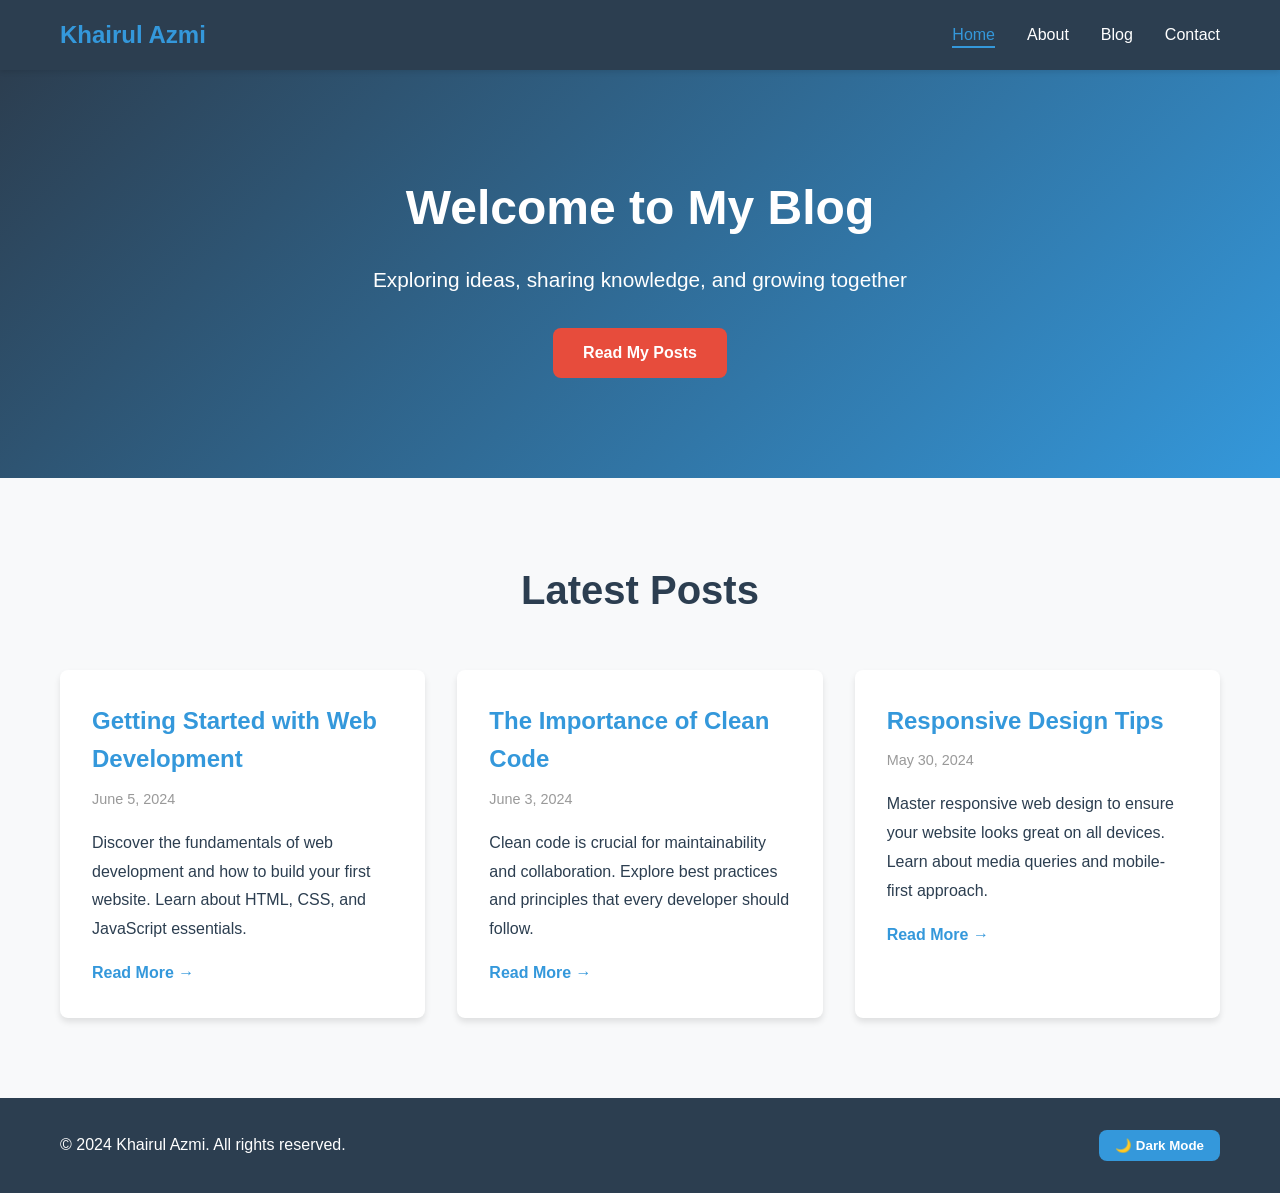
<file: index.html>
<!DOCTYPE html>
<html lang="en">
<head>
    <meta charset="UTF-8">
    <meta name="viewport" content="width=device-width, initial-scale=1.0">
    <title>Khairul Azmi - Personal Blog</title>
    <link rel="stylesheet" href="styles.css">
</head>
<body>
    <!-- Navigation -->
    <nav class="navbar">
        <div class="container">
            <div class="logo">Khairul Azmi</div>
            <ul class="nav-links">
                <li><a href="index.html" class="active">Home</a></li>
                <li><a href="about.html">About</a></li>
                <li><a href="blog.html">Blog</a></li>
                <li><a href="contact.html">Contact</a></li>
            </ul>
            <div class="hamburger" id="hamburger">
                <span></span>
                <span></span>
                <span></span>
            </div>
        </div>
    </nav>

    <!-- Hero Section -->
    <section class="hero">
        <div class="hero-content">
            <h1>Welcome to My Blog</h1>
            <p>Exploring ideas, sharing knowledge, and growing together</p>
            <a href="blog.html" class="cta-button">Read My Posts</a>
        </div>
    </section>

    <!-- Featured Posts Section -->
    <section class="featured-posts">
        <div class="container">
            <h2>Latest Posts</h2>
            <div class="posts-grid">
                <article class="post-card">
                    <h3>Getting Started with Web Development</h3>
                    <p class="post-date">June 5, 2024</p>
                    <p>Discover the fundamentals of web development and how to build your first website. Learn about HTML, CSS, and JavaScript essentials.</p>
                    <a href="blog.html" class="read-more">Read More →</a>
                </article>

                <article class="post-card">
                    <h3>The Importance of Clean Code</h3>
                    <p class="post-date">June 3, 2024</p>
                    <p>Clean code is crucial for maintainability and collaboration. Explore best practices and principles that every developer should follow.</p>
                    <a href="blog.html" class="read-more">Read More →</a>
                </article>

                <article class="post-card">
                    <h3>Responsive Design Tips</h3>
                    <p class="post-date">May 30, 2024</p>
                    <p>Master responsive web design to ensure your website looks great on all devices. Learn about media queries and mobile-first approach.</p>
                    <a href="blog.html" class="read-more">Read More →</a>
                </article>
            </div>
        </div>
    </section>

    <!-- Footer -->
    <footer class="footer">
        <div class="container">
            <p>&copy; 2024 Khairul Azmi. All rights reserved.</p>
            <div class="theme-toggle">
                <button id="theme-btn" class="theme-btn">🌙 Dark Mode</button>
            </div>
        </div>
    </footer>

    <script src="script.js"></script>
</body>
</html>
</file>
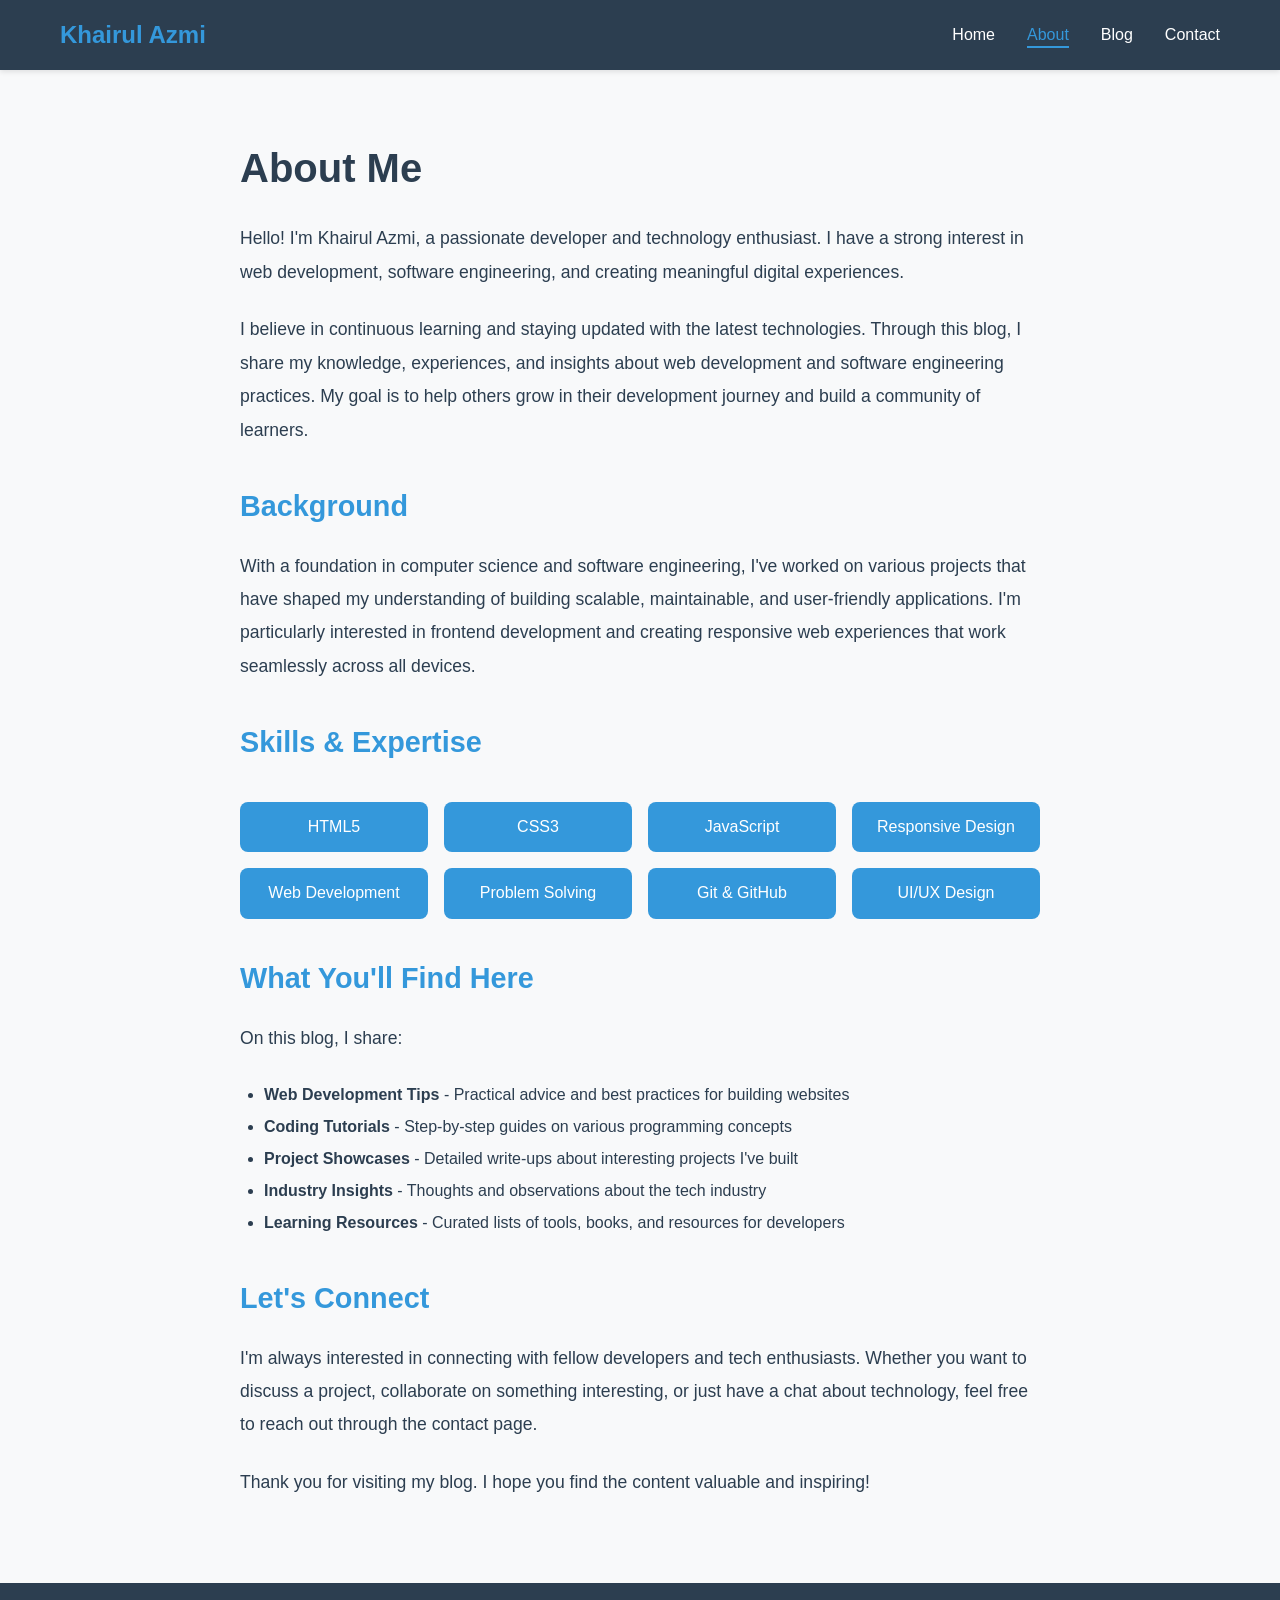
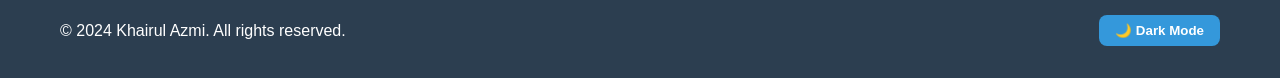
<file: about.html>
<!DOCTYPE html>
<html lang="en">
<head>
    <meta charset="UTF-8">
    <meta name="viewport" content="width=device-width, initial-scale=1.0">
    <title>About Me - Khairul Azmi</title>
    <link rel="stylesheet" href="styles.css">
</head>
<body>
    <!-- Navigation -->
    <nav class="navbar">
        <div class="container">
            <div class="logo">Khairul Azmi</div>
            <ul class="nav-links">
                <li><a href="index.html">Home</a></li>
                <li><a href="about.html" class="active">About</a></li>
                <li><a href="blog.html">Blog</a></li>
                <li><a href="contact.html">Contact</a></li>
            </ul>
            <div class="hamburger" id="hamburger">
                <span></span>
                <span></span>
                <span></span>
            </div>
        </div>
    </nav>

    <!-- About Section -->
    <section class="about-section">
        <div class="about-content">
            <h1>About Me</h1>
            
            <p>Hello! I'm Khairul Azmi, a passionate developer and technology enthusiast. I have a strong interest in web development, software engineering, and creating meaningful digital experiences.</p>

            <p>I believe in continuous learning and staying updated with the latest technologies. Through this blog, I share my knowledge, experiences, and insights about web development and software engineering practices. My goal is to help others grow in their development journey and build a community of learners.</p>

            <h2>Background</h2>
            <p>With a foundation in computer science and software engineering, I've worked on various projects that have shaped my understanding of building scalable, maintainable, and user-friendly applications. I'm particularly interested in frontend development and creating responsive web experiences that work seamlessly across all devices.</p>

            <h2>Skills & Expertise</h2>
            <div class="skills-list">
                <div class="skill-tag">HTML5</div>
                <div class="skill-tag">CSS3</div>
                <div class="skill-tag">JavaScript</div>
                <div class="skill-tag">Responsive Design</div>
                <div class="skill-tag">Web Development</div>
                <div class="skill-tag">Problem Solving</div>
                <div class="skill-tag">Git & GitHub</div>
                <div class="skill-tag">UI/UX Design</div>
            </div>

            <h2>What You'll Find Here</h2>
            <p>On this blog, I share:</p>
            <ul style="margin-left: 1.5rem; line-height: 2;">
                <li><strong>Web Development Tips</strong> - Practical advice and best practices for building websites</li>
                <li><strong>Coding Tutorials</strong> - Step-by-step guides on various programming concepts</li>
                <li><strong>Project Showcases</strong> - Detailed write-ups about interesting projects I've built</li>
                <li><strong>Industry Insights</strong> - Thoughts and observations about the tech industry</li>
                <li><strong>Learning Resources</strong> - Curated lists of tools, books, and resources for developers</li>
            </ul>

            <h2>Let's Connect</h2>
            <p>I'm always interested in connecting with fellow developers and tech enthusiasts. Whether you want to discuss a project, collaborate on something interesting, or just have a chat about technology, feel free to reach out through the contact page.</p>

            <p>Thank you for visiting my blog. I hope you find the content valuable and inspiring!</p>
        </div>
    </section>

    <!-- Footer -->
    <footer class="footer">
        <div class="container">
            <p>&copy; 2024 Khairul Azmi. All rights reserved.</p>
            <div class="theme-toggle">
                <button id="theme-btn" class="theme-btn">🌙 Dark Mode</button>
            </div>
        </div>
    </footer>

    <script src="script.js"></script>
</body>
</html>
</file>
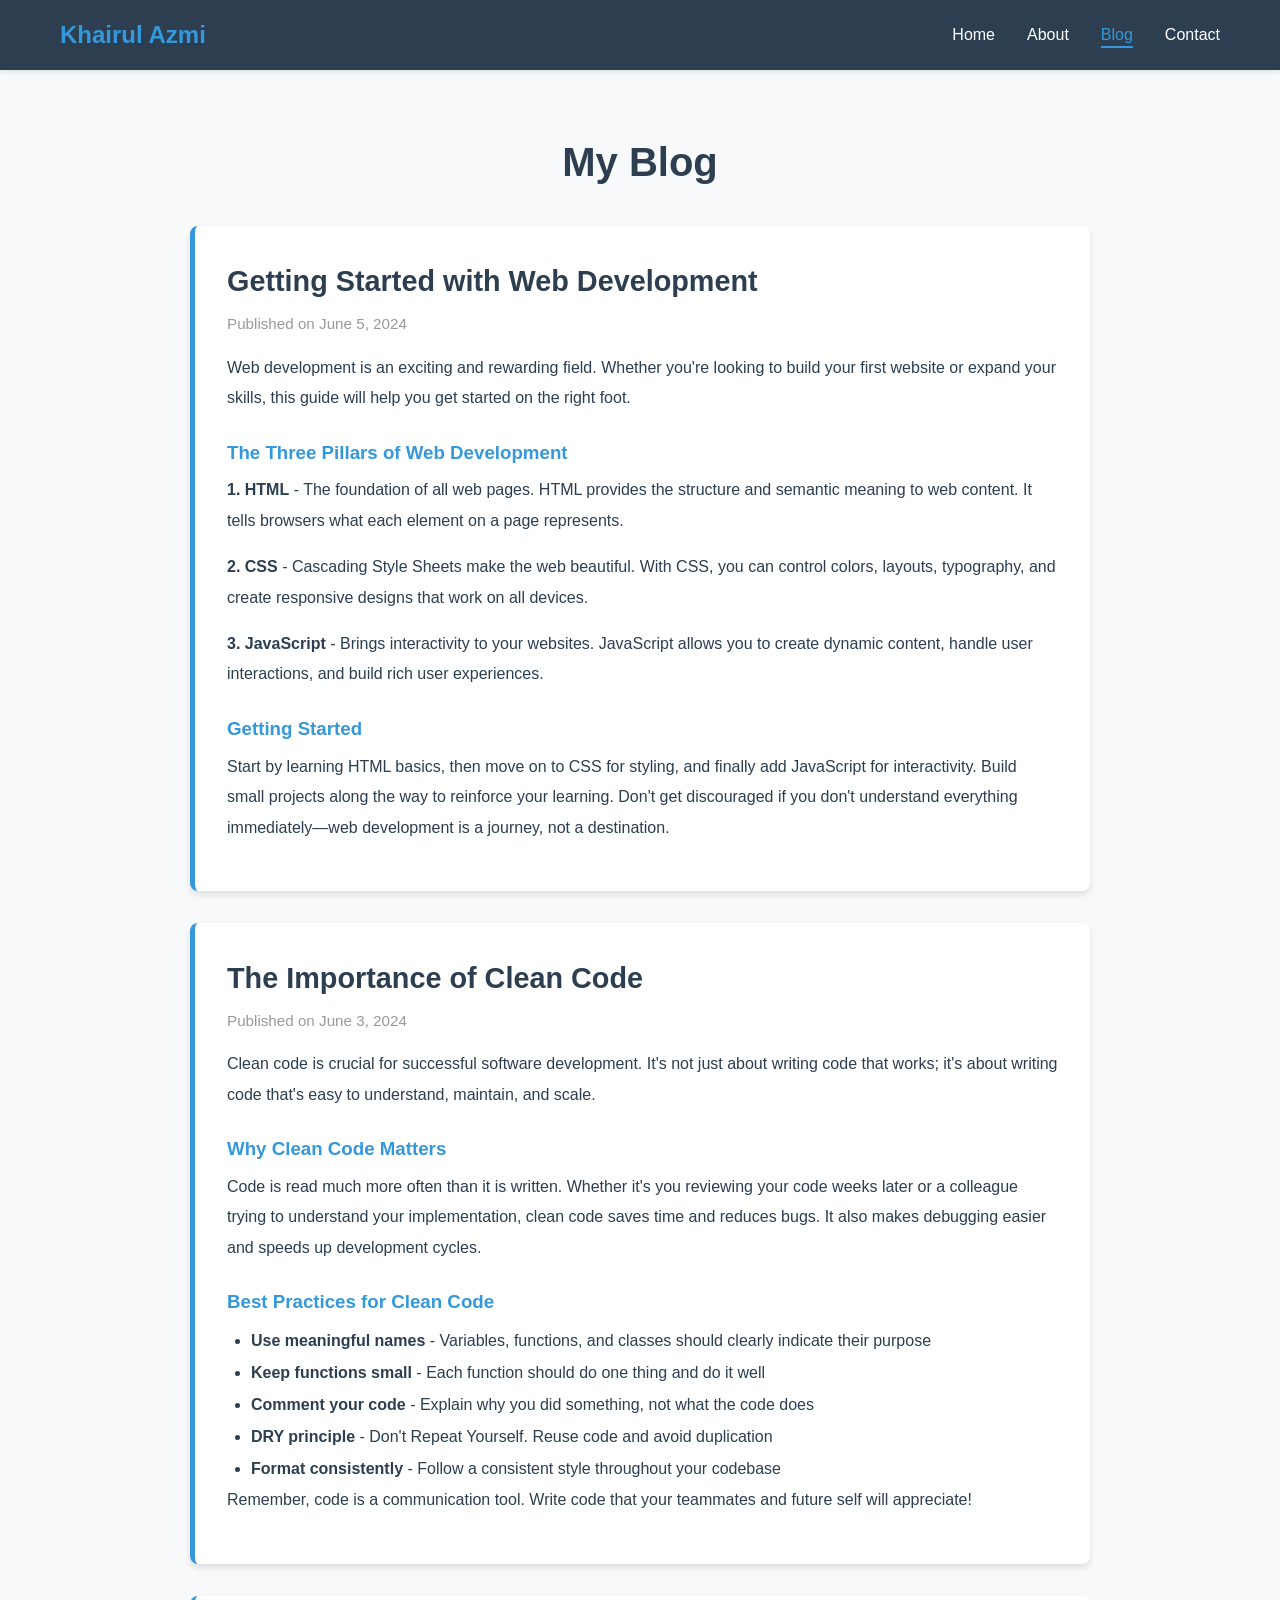
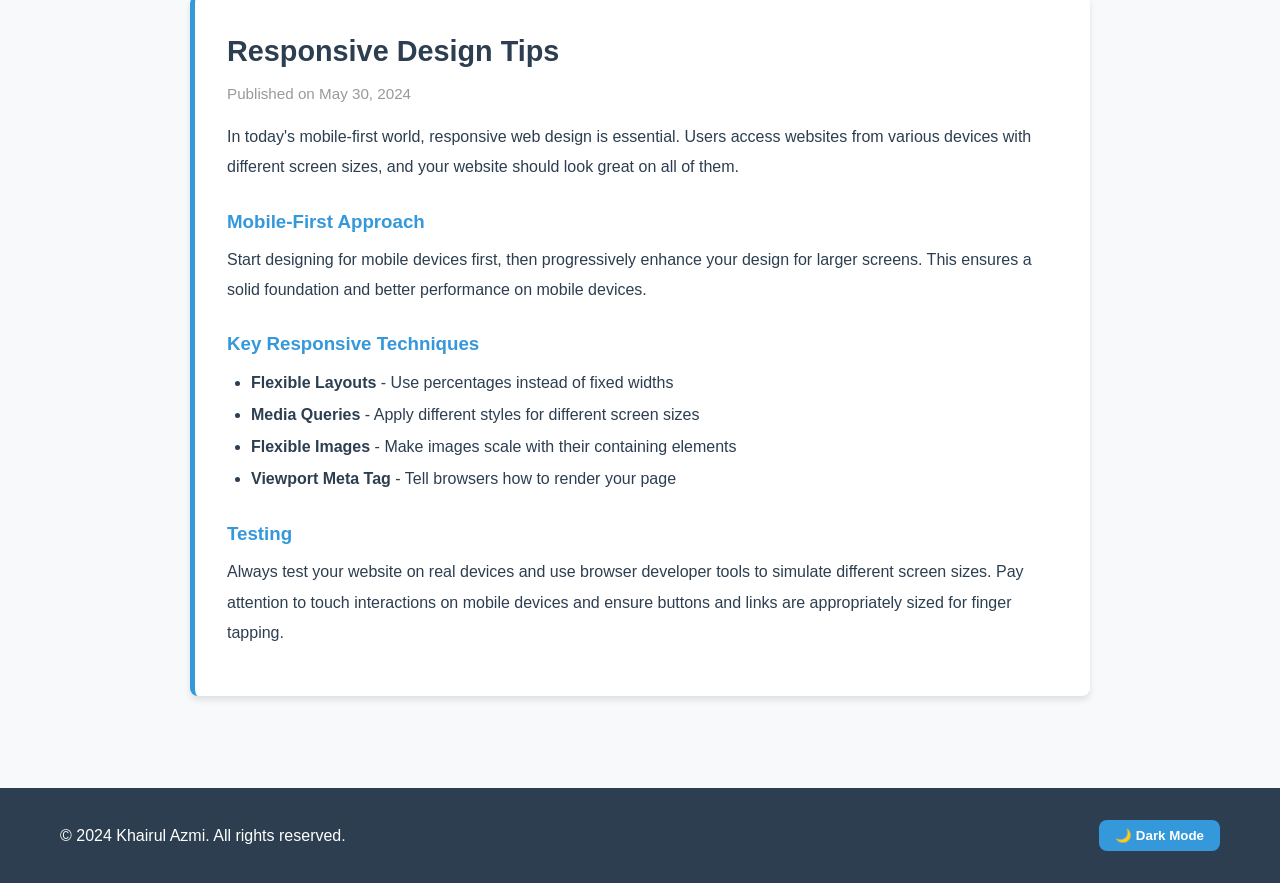
<file: blog.html>
<!DOCTYPE html>
<html lang="en">
<head>
    <meta charset="UTF-8">
    <meta name="viewport" content="width=device-width, initial-scale=1.0">
    <title>Blog - Khairul Azmi</title>
    <link rel="stylesheet" href="styles.css">
</head>
<body>
    <!-- Navigation -->
    <nav class="navbar">
        <div class="container">
            <div class="logo">Khairul Azmi</div>
            <ul class="nav-links">
                <li><a href="index.html">Home</a></li>
                <li><a href="about.html">About</a></li>
                <li><a href="blog.html" class="active">Blog</a></li>
                <li><a href="contact.html">Contact</a></li>
            </ul>
            <div class="hamburger" id="hamburger">
                <span></span>
                <span></span>
                <span></span>
            </div>
        </div>
    </nav>

    <!-- Blog Section -->
    <section class="blog-section">
        <div class="blog-container">
            <h1>My Blog</h1>

            <!-- Blog Post 1 -->
            <article class="blog-post">
                <h2>Getting Started with Web Development</h2>
                <span class="post-date">Published on June 5, 2024</span>
                
                <p>Web development is an exciting and rewarding field. Whether you're looking to build your first website or expand your skills, this guide will help you get started on the right foot.</p>
                
                <h3 style="color: #3498db; margin-top: 1.5rem; margin-bottom: 0.5rem;">The Three Pillars of Web Development</h3>
                <p><strong>1. HTML</strong> - The foundation of all web pages. HTML provides the structure and semantic meaning to web content. It tells browsers what each element on a page represents.</p>
                
                <p><strong>2. CSS</strong> - Cascading Style Sheets make the web beautiful. With CSS, you can control colors, layouts, typography, and create responsive designs that work on all devices.</p>
                
                <p><strong>3. JavaScript</strong> - Brings interactivity to your websites. JavaScript allows you to create dynamic content, handle user interactions, and build rich user experiences.</p>
                
                <h3 style="color: #3498db; margin-top: 1.5rem; margin-bottom: 0.5rem;">Getting Started</h3>
                <p>Start by learning HTML basics, then move on to CSS for styling, and finally add JavaScript for interactivity. Build small projects along the way to reinforce your learning. Don't get discouraged if you don't understand everything immediately—web development is a journey, not a destination.</p>
            </article>

            <!-- Blog Post 2 -->
            <article class="blog-post">
                <h2>The Importance of Clean Code</h2>
                <span class="post-date">Published on June 3, 2024</span>
                
                <p>Clean code is crucial for successful software development. It's not just about writing code that works; it's about writing code that's easy to understand, maintain, and scale.</p>
                
                <h3 style="color: #3498db; margin-top: 1.5rem; margin-bottom: 0.5rem;">Why Clean Code Matters</h3>
                <p>Code is read much more often than it is written. Whether it's you reviewing your code weeks later or a colleague trying to understand your implementation, clean code saves time and reduces bugs. It also makes debugging easier and speeds up development cycles.</p>
                
                <h3 style="color: #3498db; margin-top: 1.5rem; margin-bottom: 0.5rem;">Best Practices for Clean Code</h3>
                <ul style="margin-left: 1.5rem; line-height: 2;">
                    <li><strong>Use meaningful names</strong> - Variables, functions, and classes should clearly indicate their purpose</li>
                    <li><strong>Keep functions small</strong> - Each function should do one thing and do it well</li>
                    <li><strong>Comment your code</strong> - Explain why you did something, not what the code does</li>
                    <li><strong>DRY principle</strong> - Don't Repeat Yourself. Reuse code and avoid duplication</li>
                    <li><strong>Format consistently</strong> - Follow a consistent style throughout your codebase</li>
                </ul>
                
                <p>Remember, code is a communication tool. Write code that your teammates and future self will appreciate!</p>
            </article>

            <!-- Blog Post 3 -->
            <article class="blog-post">
                <h2>Responsive Design Tips</h2>
                <span class="post-date">Published on May 30, 2024</span>
                
                <p>In today's mobile-first world, responsive web design is essential. Users access websites from various devices with different screen sizes, and your website should look great on all of them.</p>
                
                <h3 style="color: #3498db; margin-top: 1.5rem; margin-bottom: 0.5rem;">Mobile-First Approach</h3>
                <p>Start designing for mobile devices first, then progressively enhance your design for larger screens. This ensures a solid foundation and better performance on mobile devices.</p>
                
                <h3 style="color: #3498db; margin-top: 1.5rem; margin-bottom: 0.5rem;">Key Responsive Techniques</h3>
                <ul style="margin-left: 1.5rem; line-height: 2;">
                    <li><strong>Flexible Layouts</strong> - Use percentages instead of fixed widths</li>
                    <li><strong>Media Queries</strong> - Apply different styles for different screen sizes</li>
                    <li><strong>Flexible Images</strong> - Make images scale with their containing elements</li>
                    <li><strong>Viewport Meta Tag</strong> - Tell browsers how to render your page</li>
                </ul>
                
                <h3 style="color: #3498db; margin-top: 1.5rem; margin-bottom: 0.5rem;">Testing</h3>
                <p>Always test your website on real devices and use browser developer tools to simulate different screen sizes. Pay attention to touch interactions on mobile devices and ensure buttons and links are appropriately sized for finger tapping.</p>
            </article>
        </div>
    </section>

    <!-- Footer -->
    <footer class="footer">
        <div class="container">
            <p>&copy; 2024 Khairul Azmi. All rights reserved.</p>
            <div class="theme-toggle">
                <button id="theme-btn" class="theme-btn">🌙 Dark Mode</button>
            </div>
        </div>
    </footer>

    <script src="script.js"></script>
</body>
</html>
</file>
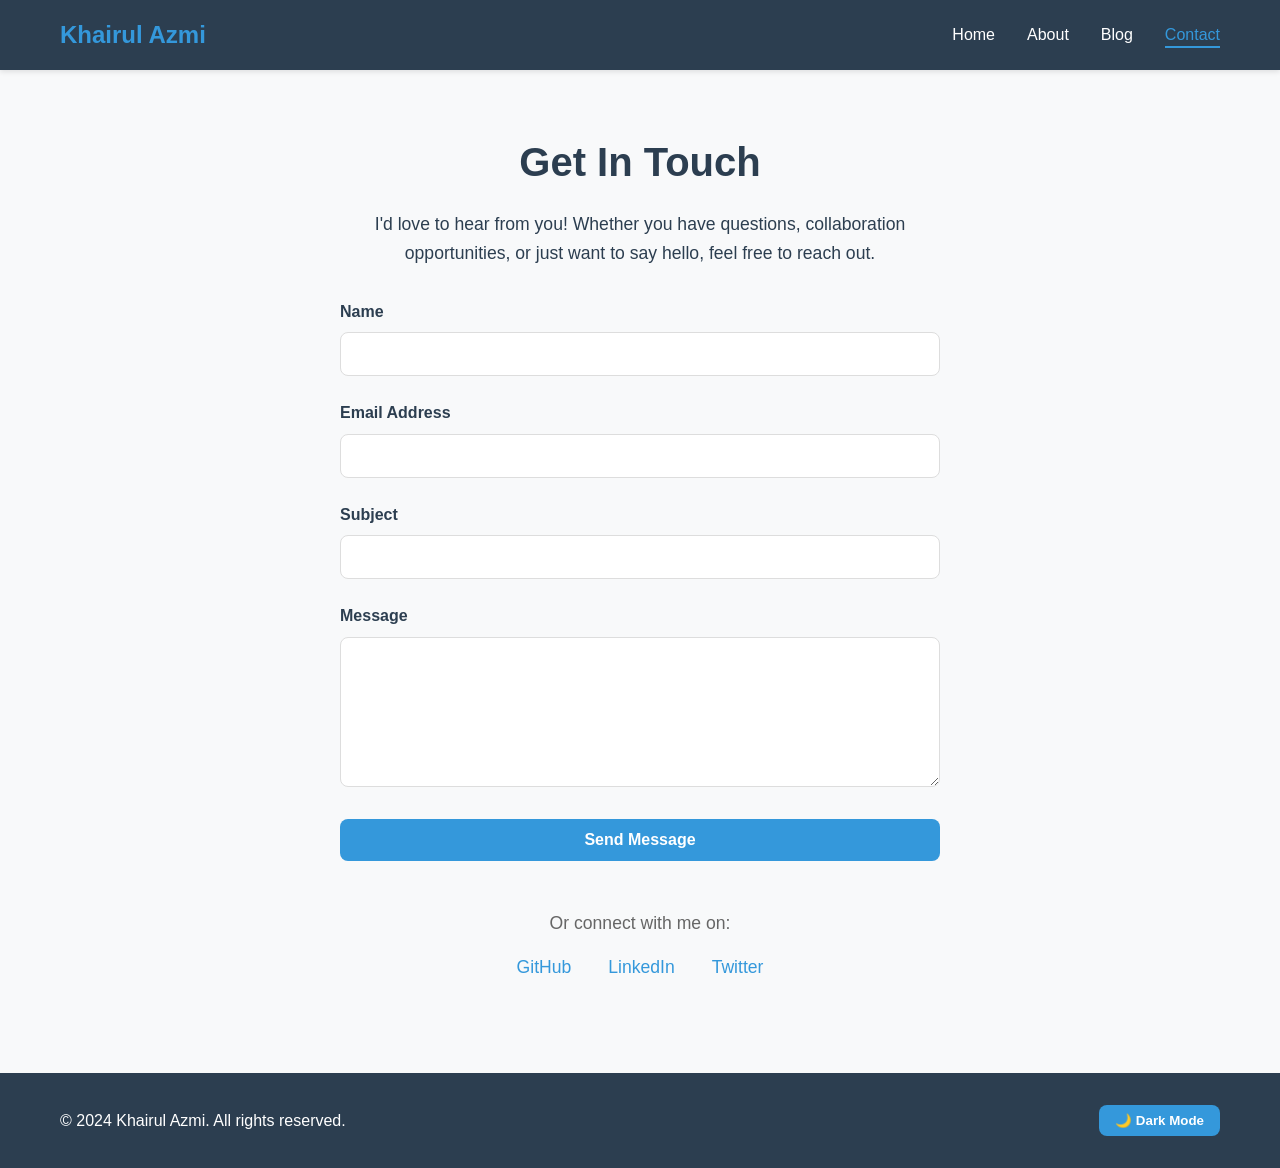
<file: contact.html>
<!DOCTYPE html>
<html lang="en">
<head>
    <meta charset="UTF-8">
    <meta name="viewport" content="width=device-width, initial-scale=1.0">
    <title>Contact - Khairul Azmi</title>
    <link rel="stylesheet" href="styles.css">
</head>
<body>
    <!-- Navigation -->
    <nav class="navbar">
        <div class="container">
            <div class="logo">Khairul Azmi</div>
            <ul class="nav-links">
                <li><a href="index.html">Home</a></li>
                <li><a href="about.html">About</a></li>
                <li><a href="blog.html">Blog</a></li>
                <li><a href="contact.html" class="active">Contact</a></li>
            </ul>
            <div class="hamburger" id="hamburger">
                <span></span>
                <span></span>
                <span></span>
            </div>
        </div>
    </nav>

    <!-- Contact Section -->
    <section class="contact-section">
        <div class="contact-container">
            <h1>Get In Touch</h1>
            <p>I'd love to hear from you! Whether you have questions, collaboration opportunities, or just want to say hello, feel free to reach out.</p>

            <form id="contact-form">
                <div class="form-group">
                    <label for="name">Name</label>
                    <input type="text" id="name" name="name" required>
                </div>

                <div class="form-group">
                    <label for="email">Email Address</label>
                    <input type="email" id="email" name="email" required>
                </div>

                <div class="form-group">
                    <label for="subject">Subject</label>
                    <input type="text" id="subject" name="subject" required>
                </div>

                <div class="form-group">
                    <label for="message">Message</label>
                    <textarea id="message" name="message" required></textarea>
                </div>

                <button type="submit" class="submit-btn">Send Message</button>
            </form>

            <div style="margin-top: 3rem; text-align: center; color: #666;">
                <p style="margin-bottom: 1rem;">Or connect with me on:</p>
                <p>
                    <a href="#" style="color: #3498db; text-decoration: none; margin: 0 1rem;">GitHub</a>
                    <a href="#" style="color: #3498db; text-decoration: none; margin: 0 1rem;">LinkedIn</a>
                    <a href="#" style="color: #3498db; text-decoration: none; margin: 0 1rem;">Twitter</a>
                </p>
            </div>
        </div>
    </section>

    <!-- Footer -->
    <footer class="footer">
        <div class="container">
            <p>&copy; 2024 Khairul Azmi. All rights reserved.</p>
            <div class="theme-toggle">
                <button id="theme-btn" class="theme-btn">🌙 Dark Mode</button>
            </div>
        </div>
    </footer>

    <script src="script.js"></script>
</body>
</html>
</file>
<file: styles.css>
* {
    margin: 0;
    padding: 0;
    box-sizing: border-box;
}

:root {
    --primary-color: #2c3e50;
    --secondary-color: #3498db;
    --accent-color: #e74c3c;
    --text-light: #ecf0f1;
    --text-dark: #2c3e50;
    --bg-light: #f8f9fa;
    --bg-dark: #1a1a1a;
    --border-radius: 8px;
    --transition: all 0.3s ease;
}

body {
    font-family: 'Segoe UI', Tahoma, Geneva, Verdana, sans-serif;
    line-height: 1.6;
    color: var(--text-dark);
    background-color: var(--bg-light);
    transition: var(--transition);
}

body.dark-mode {
    background-color: var(--bg-dark);
    color: var(--text-light);
}

.container {
    max-width: 1200px;
    margin: 0 auto;
    padding: 0 20px;
}

/* Navigation */
.navbar {
    background-color: var(--primary-color);
    color: white;
    padding: 1rem 0;
    position: sticky;
    top: 0;
    z-index: 1000;
    box-shadow: 0 2px 5px rgba(0, 0, 0, 0.1);
}

.navbar .container {
    display: flex;
    justify-content: space-between;
    align-items: center;
}

.logo {
    font-size: 1.5rem;
    font-weight: bold;
    color: var(--secondary-color);
}

.nav-links {
    display: flex;
    list-style: none;
    gap: 2rem;
}

.nav-links a {
    color: white;
    text-decoration: none;
    transition: var(--transition);
    position: relative;
}

.nav-links a:hover,
.nav-links a.active {
    color: var(--secondary-color);
}

.nav-links a.active::after {
    content: '';
    position: absolute;
    bottom: -5px;
    left: 0;
    width: 100%;
    height: 2px;
    background-color: var(--secondary-color);
}

.hamburger {
    display: none;
    flex-direction: column;
    cursor: pointer;
}

.hamburger span {
    width: 25px;
    height: 3px;
    background-color: white;
    margin: 5px 0;
    transition: var(--transition);
}

/* Hero Section */
.hero {
    background: linear-gradient(135deg, var(--primary-color) 0%, var(--secondary-color) 100%);
    color: white;
    padding: 100px 20px;
    text-align: center;
}

.hero-content h1 {
    font-size: 3rem;
    margin-bottom: 1rem;
    animation: slideInDown 0.8s ease;
}

.hero-content p {
    font-size: 1.3rem;
    margin-bottom: 2rem;
    animation: slideInUp 0.8s ease;
}

.cta-button {
    display: inline-block;
    background-color: var(--accent-color);
    color: white;
    padding: 12px 30px;
    border-radius: var(--border-radius);
    text-decoration: none;
    transition: var(--transition);
    font-weight: bold;
}

.cta-button:hover {
    background-color: #c0392b;
    transform: translateY(-2px);
    box-shadow: 0 5px 15px rgba(0, 0, 0, 0.2);
}

/* Featured Posts Section */
.featured-posts {
    padding: 80px 20px;
}

.featured-posts h2 {
    text-align: center;
    font-size: 2.5rem;
    margin-bottom: 3rem;
    color: var(--primary-color);
}

body.dark-mode .featured-posts h2 {
    color: var(--text-light);
}

.posts-grid {
    display: grid;
    grid-template-columns: repeat(auto-fit, minmax(300px, 1fr));
    gap: 2rem;
}

.post-card {
    background: white;
    padding: 2rem;
    border-radius: var(--border-radius);
    box-shadow: 0 4px 6px rgba(0, 0, 0, 0.1);
    transition: var(--transition);
}

body.dark-mode .post-card {
    background-color: #2a2a2a;
    box-shadow: 0 4px 6px rgba(0, 0, 0, 0.3);
}

.post-card:hover {
    transform: translateY(-5px);
    box-shadow: 0 8px 12px rgba(0, 0, 0, 0.15);
}

.post-card h3 {
    color: var(--secondary-color);
    margin-bottom: 0.5rem;
    font-size: 1.5rem;
}

.post-date {
    color: #999;
    font-size: 0.9rem;
    margin-bottom: 1rem;
}

body.dark-mode .post-date {
    color: #bbb;
}

.post-card p {
    margin-bottom: 1rem;
    line-height: 1.8;
}

.read-more {
    color: var(--secondary-color);
    text-decoration: none;
    font-weight: bold;
    transition: var(--transition);
}

.read-more:hover {
    color: var(--accent-color);
}

/* About Page */
.about-section {
    padding: 60px 20px;
}

.about-content {
    max-width: 800px;
    margin: 0 auto;
    line-height: 1.9;
}

.about-content h1 {
    font-size: 2.5rem;
    margin-bottom: 1rem;
    color: var(--primary-color);
}

body.dark-mode .about-content h1 {
    color: var(--text-light);
}

.about-content p {
    margin-bottom: 1.5rem;
    font-size: 1.1rem;
}

.about-content h2 {
    color: var(--secondary-color);
    margin-top: 2rem;
    margin-bottom: 1rem;
    font-size: 1.8rem;
}

.skills-list {
    display: grid;
    grid-template-columns: repeat(auto-fit, minmax(150px, 1fr));
    gap: 1rem;
    margin: 2rem 0;
}

.skill-tag {
    background-color: var(--secondary-color);
    color: white;
    padding: 10px 15px;
    border-radius: var(--border-radius);
    text-align: center;
}

/* Blog Page */
.blog-section {
    padding: 60px 20px;
}

.blog-container {
    max-width: 900px;
    margin: 0 auto;
}

.blog-section h1 {
    font-size: 2.5rem;
    margin-bottom: 2rem;
    color: var(--primary-color);
    text-align: center;
}

body.dark-mode .blog-section h1 {
    color: var(--text-light);
}

.blog-post {
    background: white;
    padding: 2rem;
    margin-bottom: 2rem;
    border-radius: var(--border-radius);
    border-left: 5px solid var(--secondary-color);
    box-shadow: 0 4px 6px rgba(0, 0, 0, 0.1);
}

body.dark-mode .blog-post {
    background-color: #2a2a2a;
    box-shadow: 0 4px 6px rgba(0, 0, 0, 0.3);
}

.blog-post h2 {
    color: var(--primary-color);
    margin-bottom: 0.5rem;
    font-size: 1.8rem;
}

body.dark-mode .blog-post h2 {
    color: var(--secondary-color);
}

.blog-post .post-date {
    display: block;
    color: #999;
    font-size: 0.95rem;
    margin-bottom: 1rem;
}

body.dark-mode .blog-post .post-date {
    color: #bbb;
}

.blog-post p {
    line-height: 1.9;
    margin-bottom: 1rem;
}

/* Contact Page */
.contact-section {
    padding: 60px 20px;
}

.contact-container {
    max-width: 600px;
    margin: 0 auto;
}

.contact-section h1 {
    font-size: 2.5rem;
    margin-bottom: 1rem;
    text-align: center;
    color: var(--primary-color);
}

body.dark-mode .contact-section h1 {
    color: var(--text-light);
}

.contact-section p {
    text-align: center;
    margin-bottom: 2rem;
    font-size: 1.1rem;
}

.form-group {
    margin-bottom: 1.5rem;
}

label {
    display: block;
    margin-bottom: 0.5rem;
    font-weight: bold;
    color: var(--primary-color);
}

body.dark-mode label {
    color: var(--text-light);
}

input,
textarea {
    width: 100%;
    padding: 12px;
    border: 1px solid #ddd;
    border-radius: var(--border-radius);
    font-family: inherit;
    font-size: 1rem;
    transition: var(--transition);
}

body.dark-mode input,
body.dark-mode textarea {
    background-color: #333;
    color: var(--text-light);
    border-color: #555;
}

input:focus,
textarea:focus {
    outline: none;
    border-color: var(--secondary-color);
    box-shadow: 0 0 5px rgba(52, 152, 219, 0.3);
}

textarea {
    resize: vertical;
    min-height: 150px;
}

.submit-btn {
    width: 100%;
    padding: 12px;
    background-color: var(--secondary-color);
    color: white;
    border: none;
    border-radius: var(--border-radius);
    font-size: 1rem;
    font-weight: bold;
    cursor: pointer;
    transition: var(--transition);
}

.submit-btn:hover {
    background-color: #2980b9;
    transform: translateY(-2px);
    box-shadow: 0 5px 15px rgba(0, 0, 0, 0.2);
}

/* Footer */
.footer {
    background-color: var(--primary-color);
    color: white;
    padding: 2rem;
    text-align: center;
}

.footer .container {
    display: flex;
    justify-content: space-between;
    align-items: center;
    flex-wrap: wrap;
    gap: 1rem;
}

.theme-btn {
    background-color: var(--secondary-color);
    color: white;
    border: none;
    padding: 8px 16px;
    border-radius: var(--border-radius);
    cursor: pointer;
    transition: var(--transition);
    font-weight: bold;
}

.theme-btn:hover {
    background-color: #2980b9;
}

/* Animations */
@keyframes slideInDown {
    from {
        opacity: 0;
        transform: translateY(-30px);
    }
    to {
        opacity: 1;
        transform: translateY(0);
    }
}

@keyframes slideInUp {
    from {
        opacity: 0;
        transform: translateY(30px);
    }
    to {
        opacity: 1;
        transform: translateY(0);
    }
}

/* Responsive Design */
@media (max-width: 768px) {
    .nav-links {
        display: none;
        position: absolute;
        top: 60px;
        left: 0;
        right: 0;
        background-color: var(--primary-color);
        flex-direction: column;
        gap: 0;
        padding: 1rem;
    }

    .nav-links.active {
        display: flex;
    }

    .nav-links li {
        padding: 0.5rem 0;
        border-bottom: 1px solid rgba(255, 255, 255, 0.1);
    }

    .hamburger {
        display: flex;
    }

    .hamburger.active span:nth-child(1) {
        transform: rotate(-45deg) translate(-5px, 6px);
    }

    .hamburger.active span:nth-child(2) {
        opacity: 0;
    }

    .hamburger.active span:nth-child(3) {
        transform: rotate(45deg) translate(-5px, -6px);
    }

    .hero-content h1 {
        font-size: 2rem;
    }

    .hero-content p {
        font-size: 1rem;
    }

    .featured-posts h2 {
        font-size: 2rem;
    }

    .posts-grid {
        grid-template-columns: 1fr;
    }

    .about-content h1 {
        font-size: 2rem;
    }

    .blog-section h1 {
        font-size: 2rem;
    }

    .footer .container {
        flex-direction: column;
    }
}

@media (max-width: 480px) {
    .hero-content h1 {
        font-size: 1.5rem;
    }

    .featured-posts h2 {
        font-size: 1.5rem;
    }

    .post-card {
        padding: 1.5rem;
    }

    .about-content h1 {
        font-size: 1.5rem;
    }

    .skills-list {
        grid-template-columns: repeat(2, 1fr);
    }

    .blog-section h1 {
        font-size: 1.5rem;
    }
}
</file>
